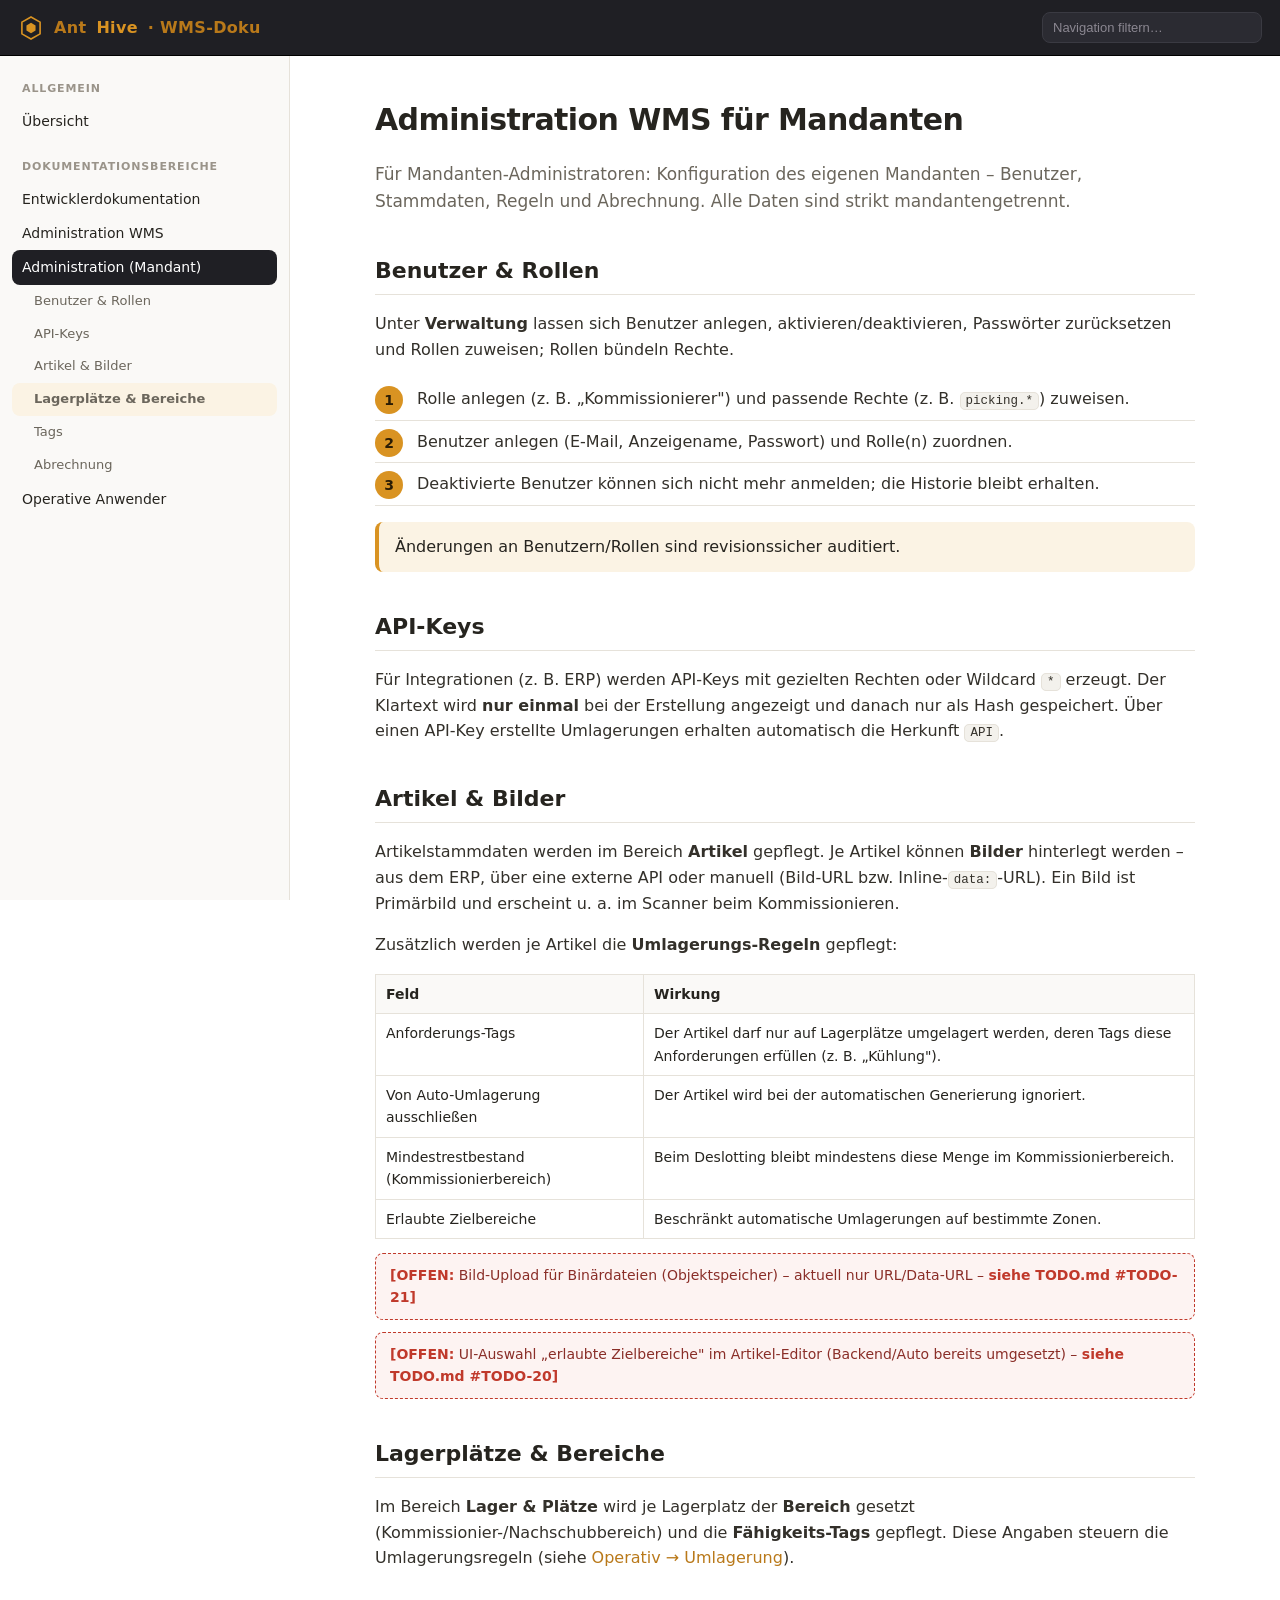
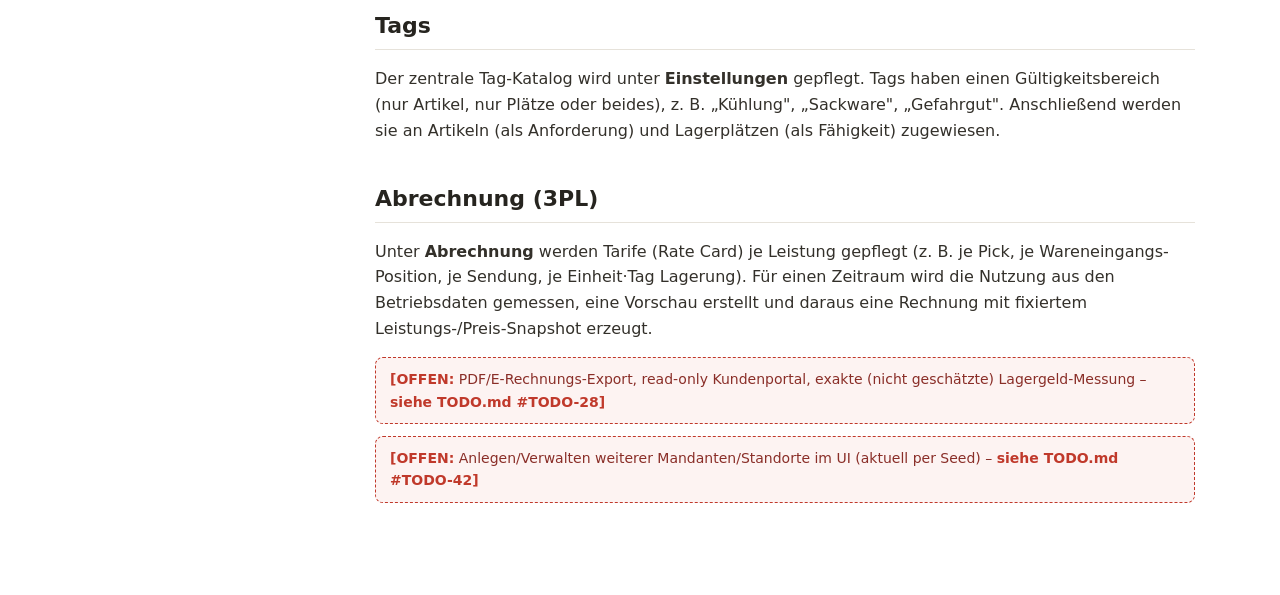
<file: admin-tenant.html>
<!doctype html>
<html lang="de">
<head>
  <meta charset="utf-8">
  <meta name="viewport" content="width=device-width,initial-scale=1">
  <title>Administration (Mandant) · AntHive</title>
  <link rel="icon" href="assets/img/logo.svg">
  <link rel="stylesheet" href="assets/style.css">
</head>
<body data-page="admin-tenant">
  <header class="top">
    <button class="hamb" id="hamb" aria-label="Menü">☰</button>
    <a class="brand" href="index.html"><img src="assets/img/logo.svg" width="26" height="26" alt=""> Ant<b>Hive</b> · WMS-Doku</a>
    <span class="spacer"></span>
    <input class="search" id="search" placeholder="Navigation filtern…" aria-label="Suche">
  </header>
  <div class="layout">
    <nav class="sidebar" id="sidebar"></nav>
    <main>
      <h1>Administration WMS für Mandanten</h1>
      <p class="lead">Für Mandanten-Administratoren: Konfiguration des eigenen Mandanten – Benutzer, Stammdaten,
        Regeln und Abrechnung. Alle Daten sind strikt mandantengetrennt.</p>

      <h2 id="at-users">Benutzer &amp; Rollen</h2>
      <p>Unter <b>Verwaltung</b> lassen sich Benutzer anlegen, aktivieren/deaktivieren, Passwörter zurücksetzen
        und Rollen zuweisen; Rollen bündeln Rechte.</p>
      <ol class="steps">
        <li>Rolle anlegen (z. B. „Kommissionierer") und passende Rechte (z. B. <code>picking.*</code>) zuweisen.</li>
        <li>Benutzer anlegen (E-Mail, Anzeigename, Passwort) und Rolle(n) zuordnen.</li>
        <li>Deaktivierte Benutzer können sich nicht mehr anmelden; die Historie bleibt erhalten.</li>
      </ol>
      <div class="callout">Änderungen an Benutzern/Rollen sind revisionssicher auditiert.</div>

      <h2 id="at-keys">API-Keys</h2>
      <p>Für Integrationen (z. B. ERP) werden API-Keys mit gezielten Rechten oder Wildcard <code>*</code> erzeugt.
        Der Klartext wird <b>nur einmal</b> bei der Erstellung angezeigt und danach nur als Hash gespeichert.
        Über einen API-Key erstellte Umlagerungen erhalten automatisch die Herkunft <code>API</code>.</p>

      <h2 id="at-catalog">Artikel &amp; Bilder</h2>
      <p>Artikelstammdaten werden im Bereich <b>Artikel</b> gepflegt. Je Artikel können <b>Bilder</b> hinterlegt
        werden – aus dem ERP, über eine externe API oder manuell (Bild-URL bzw. Inline-<code>data:</code>-URL).
        Ein Bild ist Primärbild und erscheint u. a. im Scanner beim Kommissionieren.</p>
      <p>Zusätzlich werden je Artikel die <b>Umlagerungs-Regeln</b> gepflegt:</p>
      <table>
        <thead><tr><th>Feld</th><th>Wirkung</th></tr></thead>
        <tbody>
          <tr><td>Anforderungs-Tags</td><td>Der Artikel darf nur auf Lagerplätze umgelagert werden, deren Tags diese Anforderungen erfüllen (z. B. „Kühlung").</td></tr>
          <tr><td>Von Auto-Umlagerung ausschließen</td><td>Der Artikel wird bei der automatischen Generierung ignoriert.</td></tr>
          <tr><td>Mindestrestbestand (Kommissionierbereich)</td><td>Beim Deslotting bleibt mindestens diese Menge im Kommissionierbereich.</td></tr>
          <tr><td>Erlaubte Zielbereiche</td><td>Beschränkt automatische Umlagerungen auf bestimmte Zonen.</td></tr>
        </tbody>
      </table>
      <div class="todo"><b>[OFFEN:</b> Bild-Upload für Binärdateien (Objektspeicher) – aktuell nur URL/Data-URL – <b>siehe TODO.md #TODO-21]</b></div>
      <div class="todo"><b>[OFFEN:</b> UI-Auswahl „erlaubte Zielbereiche" im Artikel-Editor (Backend/Auto bereits umgesetzt) – <b>siehe TODO.md #TODO-20]</b></div>

      <h2 id="at-locations">Lagerplätze &amp; Bereiche</h2>
      <p>Im Bereich <b>Lager &amp; Plätze</b> wird je Lagerplatz der <b>Bereich</b> gesetzt
        (Kommissionier-/Nachschubbereich) und die <b>Fähigkeits-Tags</b> gepflegt. Diese Angaben steuern die
        Umlagerungsregeln (siehe <a href="operator.html#op-transfer">Operativ → Umlagerung</a>).</p>

      <h2 id="at-tags">Tags</h2>
      <p>Der zentrale Tag-Katalog wird unter <b>Einstellungen</b> gepflegt. Tags haben einen Gültigkeitsbereich
        (nur Artikel, nur Plätze oder beides), z. B. „Kühlung", „Sackware", „Gefahrgut". Anschließend werden sie
        an Artikeln (als Anforderung) und Lagerplätzen (als Fähigkeit) zugewiesen.</p>

      <h2 id="at-billing">Abrechnung (3PL)</h2>
      <p>Unter <b>Abrechnung</b> werden Tarife (Rate Card) je Leistung gepflegt (z. B. je Pick, je Wareneingangs-Position,
        je Sendung, je Einheit·Tag Lagerung). Für einen Zeitraum wird die Nutzung aus den Betriebsdaten gemessen,
        eine Vorschau erstellt und daraus eine Rechnung mit fixiertem Leistungs-/Preis-Snapshot erzeugt.</p>
      <div class="todo"><b>[OFFEN:</b> PDF/E-Rechnungs-Export, read-only Kundenportal, exakte (nicht geschätzte) Lagergeld-Messung – <b>siehe TODO.md #TODO-28]</b></div>
      <div class="todo"><b>[OFFEN:</b> Anlegen/Verwalten weiterer Mandanten/Standorte im UI (aktuell per Seed) – <b>siehe TODO.md #TODO-42]</b></div>
    </main>
  </div>
  <script src="assets/app.js"></script>
</body>
</html>
</file>
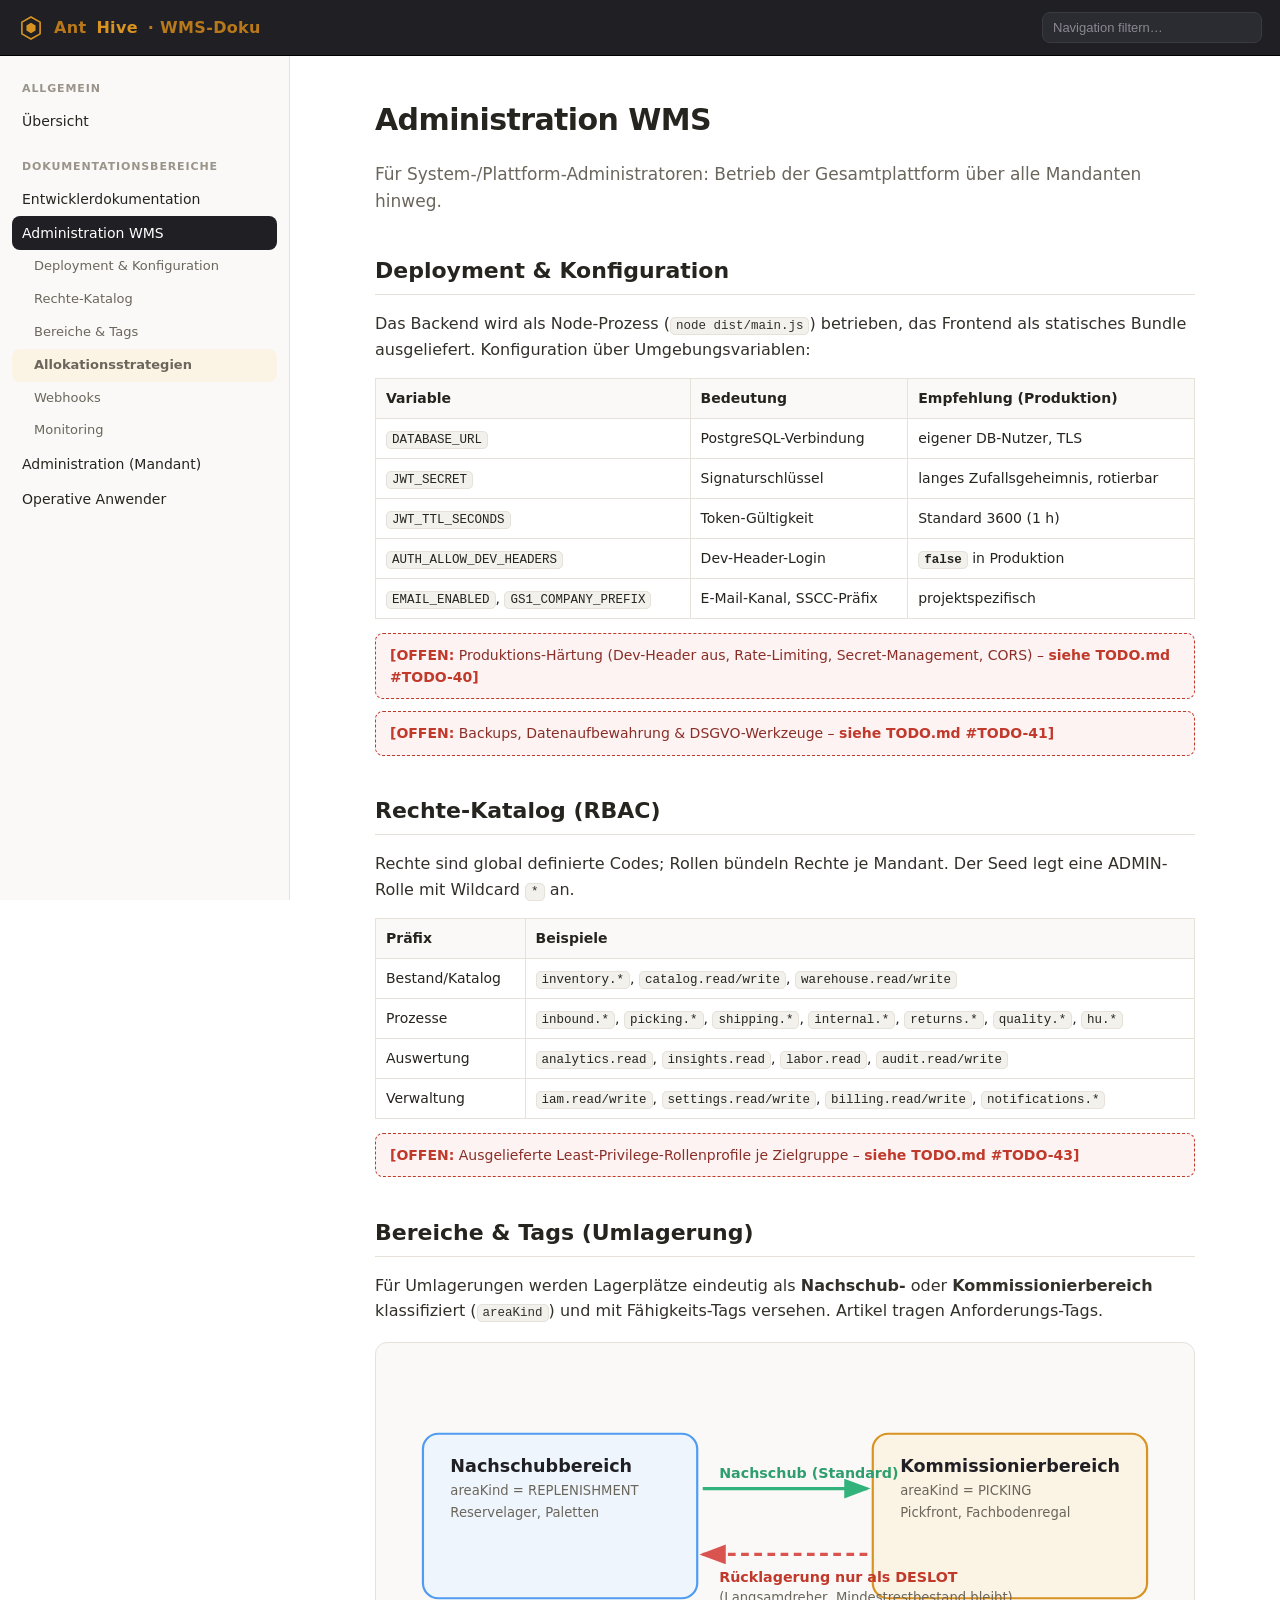
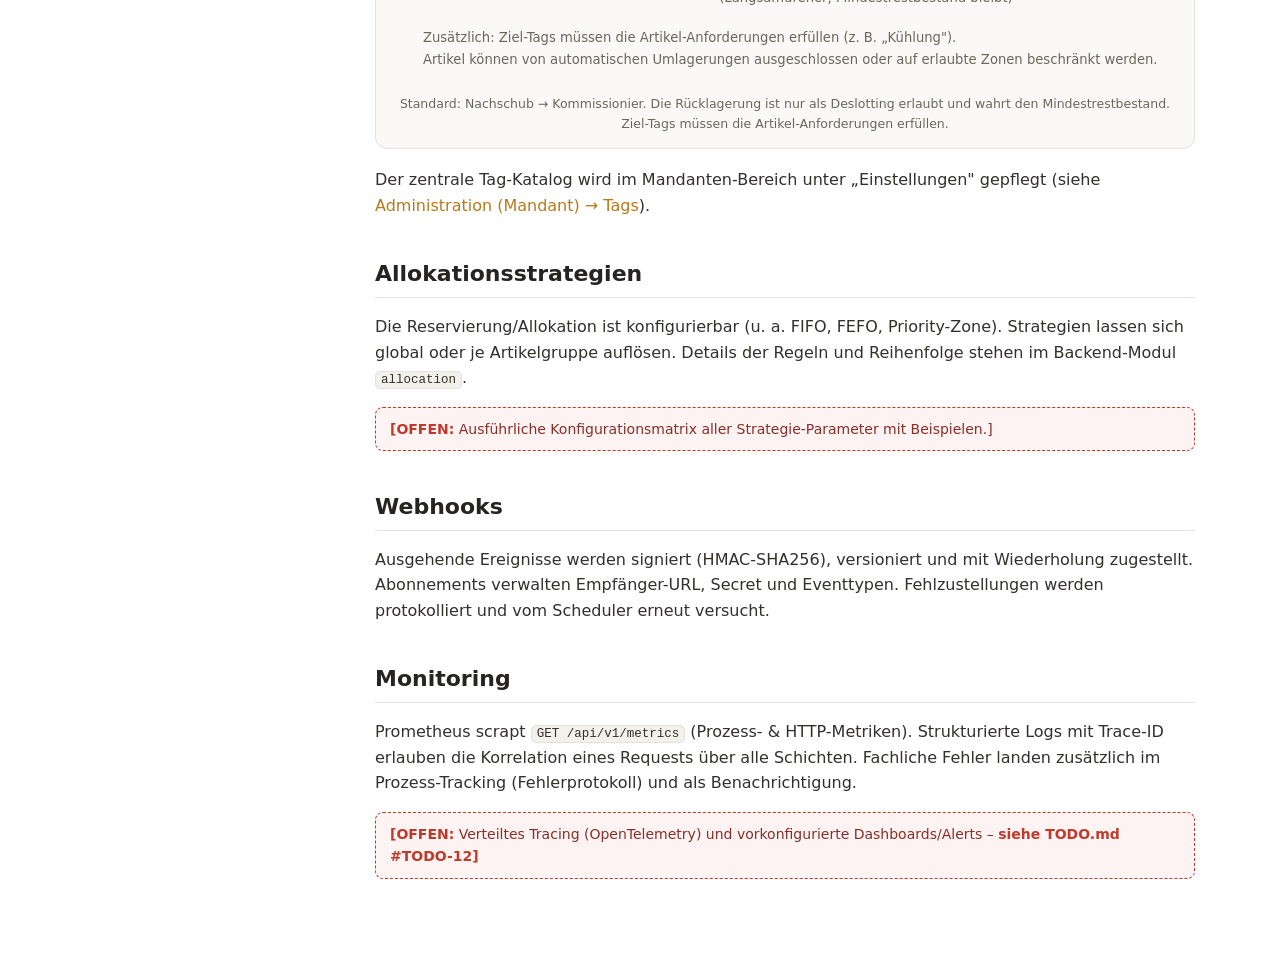
<file: admin-wms.html>
<!doctype html>
<html lang="de">
<head>
  <meta charset="utf-8">
  <meta name="viewport" content="width=device-width,initial-scale=1">
  <title>Administration WMS · AntHive</title>
  <link rel="icon" href="assets/img/logo.svg">
  <link rel="stylesheet" href="assets/style.css">
</head>
<body data-page="admin-wms">
  <header class="top">
    <button class="hamb" id="hamb" aria-label="Menü">☰</button>
    <a class="brand" href="index.html"><img src="assets/img/logo.svg" width="26" height="26" alt=""> Ant<b>Hive</b> · WMS-Doku</a>
    <span class="spacer"></span>
    <input class="search" id="search" placeholder="Navigation filtern…" aria-label="Suche">
  </header>
  <div class="layout">
    <nav class="sidebar" id="sidebar"></nav>
    <main>
      <h1>Administration WMS</h1>
      <p class="lead">Für System-/Plattform-Administratoren: Betrieb der Gesamtplattform über alle Mandanten hinweg.</p>

      <h2 id="aw-deploy">Deployment &amp; Konfiguration</h2>
      <p>Das Backend wird als Node-Prozess (<code>node dist/main.js</code>) betrieben, das Frontend als statisches
        Bundle ausgeliefert. Konfiguration über Umgebungsvariablen:</p>
      <table>
        <thead><tr><th>Variable</th><th>Bedeutung</th><th>Empfehlung (Produktion)</th></tr></thead>
        <tbody>
          <tr><td><code>DATABASE_URL</code></td><td>PostgreSQL-Verbindung</td><td>eigener DB-Nutzer, TLS</td></tr>
          <tr><td><code>JWT_SECRET</code></td><td>Signaturschlüssel</td><td>langes Zufallsgeheimnis, rotierbar</td></tr>
          <tr><td><code>JWT_TTL_SECONDS</code></td><td>Token-Gültigkeit</td><td>Standard 3600 (1 h)</td></tr>
          <tr><td><code>AUTH_ALLOW_DEV_HEADERS</code></td><td>Dev-Header-Login</td><td><b><code>false</code></b> in Produktion</td></tr>
          <tr><td><code>EMAIL_ENABLED</code>, <code>GS1_COMPANY_PREFIX</code></td><td>E-Mail-Kanal, SSCC-Präfix</td><td>projektspezifisch</td></tr>
        </tbody>
      </table>
      <div class="todo"><b>[OFFEN:</b> Produktions-Härtung (Dev-Header aus, Rate-Limiting, Secret-Management, CORS) – <b>siehe TODO.md #TODO-40]</b></div>
      <div class="todo"><b>[OFFEN:</b> Backups, Datenaufbewahrung &amp; DSGVO-Werkzeuge – <b>siehe TODO.md #TODO-41]</b></div>

      <h2 id="aw-perms">Rechte-Katalog (RBAC)</h2>
      <p>Rechte sind global definierte Codes; Rollen bündeln Rechte je Mandant. Der Seed legt eine
        ADMIN-Rolle mit Wildcard <code>*</code> an.</p>
      <table>
        <thead><tr><th>Präfix</th><th>Beispiele</th></tr></thead>
        <tbody>
          <tr><td>Bestand/Katalog</td><td><code>inventory.*</code>, <code>catalog.read/write</code>, <code>warehouse.read/write</code></td></tr>
          <tr><td>Prozesse</td><td><code>inbound.*</code>, <code>picking.*</code>, <code>shipping.*</code>, <code>internal.*</code>, <code>returns.*</code>, <code>quality.*</code>, <code>hu.*</code></td></tr>
          <tr><td>Auswertung</td><td><code>analytics.read</code>, <code>insights.read</code>, <code>labor.read</code>, <code>audit.read/write</code></td></tr>
          <tr><td>Verwaltung</td><td><code>iam.read/write</code>, <code>settings.read/write</code>, <code>billing.read/write</code>, <code>notifications.*</code></td></tr>
        </tbody>
      </table>
      <div class="todo"><b>[OFFEN:</b> Ausgelieferte Least-Privilege-Rollenprofile je Zielgruppe – <b>siehe TODO.md #TODO-43]</b></div>

      <h2 id="aw-areas">Bereiche &amp; Tags (Umlagerung)</h2>
      <p>Für Umlagerungen werden Lagerplätze eindeutig als <b>Nachschub-</b> oder <b>Kommissionierbereich</b>
        klassifiziert (<code>areaKind</code>) und mit Fähigkeits-Tags versehen. Artikel tragen Anforderungs-Tags.</p>
      <figure><img src="assets/img/transfer-rule.svg" alt="Bereichsregel für Umlagerungen"><figcaption>
        Standard: Nachschub → Kommissionier. Die Rücklagerung ist nur als Deslotting erlaubt und wahrt den
        Mindestrestbestand. Ziel-Tags müssen die Artikel-Anforderungen erfüllen.</figcaption></figure>
      <p>Der zentrale Tag-Katalog wird im Mandanten-Bereich unter „Einstellungen" gepflegt
        (siehe <a href="admin-tenant.html#at-tags">Administration (Mandant) → Tags</a>).</p>

      <h2 id="aw-strategies">Allokationsstrategien</h2>
      <p>Die Reservierung/Allokation ist konfigurierbar (u. a. FIFO, FEFO, Priority-Zone). Strategien lassen sich
        global oder je Artikelgruppe auflösen. Details der Regeln und Reihenfolge stehen im Backend-Modul
        <code>allocation</code>.</p>
      <div class="todo"><b>[OFFEN:</b> Ausführliche Konfigurationsmatrix aller Strategie-Parameter mit Beispielen.]</div>

      <h2 id="aw-webhooks">Webhooks</h2>
      <p>Ausgehende Ereignisse werden signiert (HMAC-SHA256), versioniert und mit Wiederholung zugestellt.
        Abonnements verwalten Empfänger-URL, Secret und Eventtypen. Fehlzustellungen werden protokolliert und
        vom Scheduler erneut versucht.</p>

      <h2 id="aw-monitoring">Monitoring</h2>
      <p>Prometheus scrapt <code>GET /api/v1/metrics</code> (Prozess- &amp; HTTP-Metriken). Strukturierte Logs mit
        Trace-ID erlauben die Korrelation eines Requests über alle Schichten. Fachliche Fehler landen zusätzlich
        im Prozess-Tracking (Fehlerprotokoll) und als Benachrichtigung.</p>
      <div class="todo"><b>[OFFEN:</b> Verteiltes Tracing (OpenTelemetry) und vorkonfigurierte Dashboards/Alerts – <b>siehe TODO.md #TODO-12]</b></div>
    </main>
  </div>
  <script src="assets/app.js"></script>
</body>
</html>
</file>
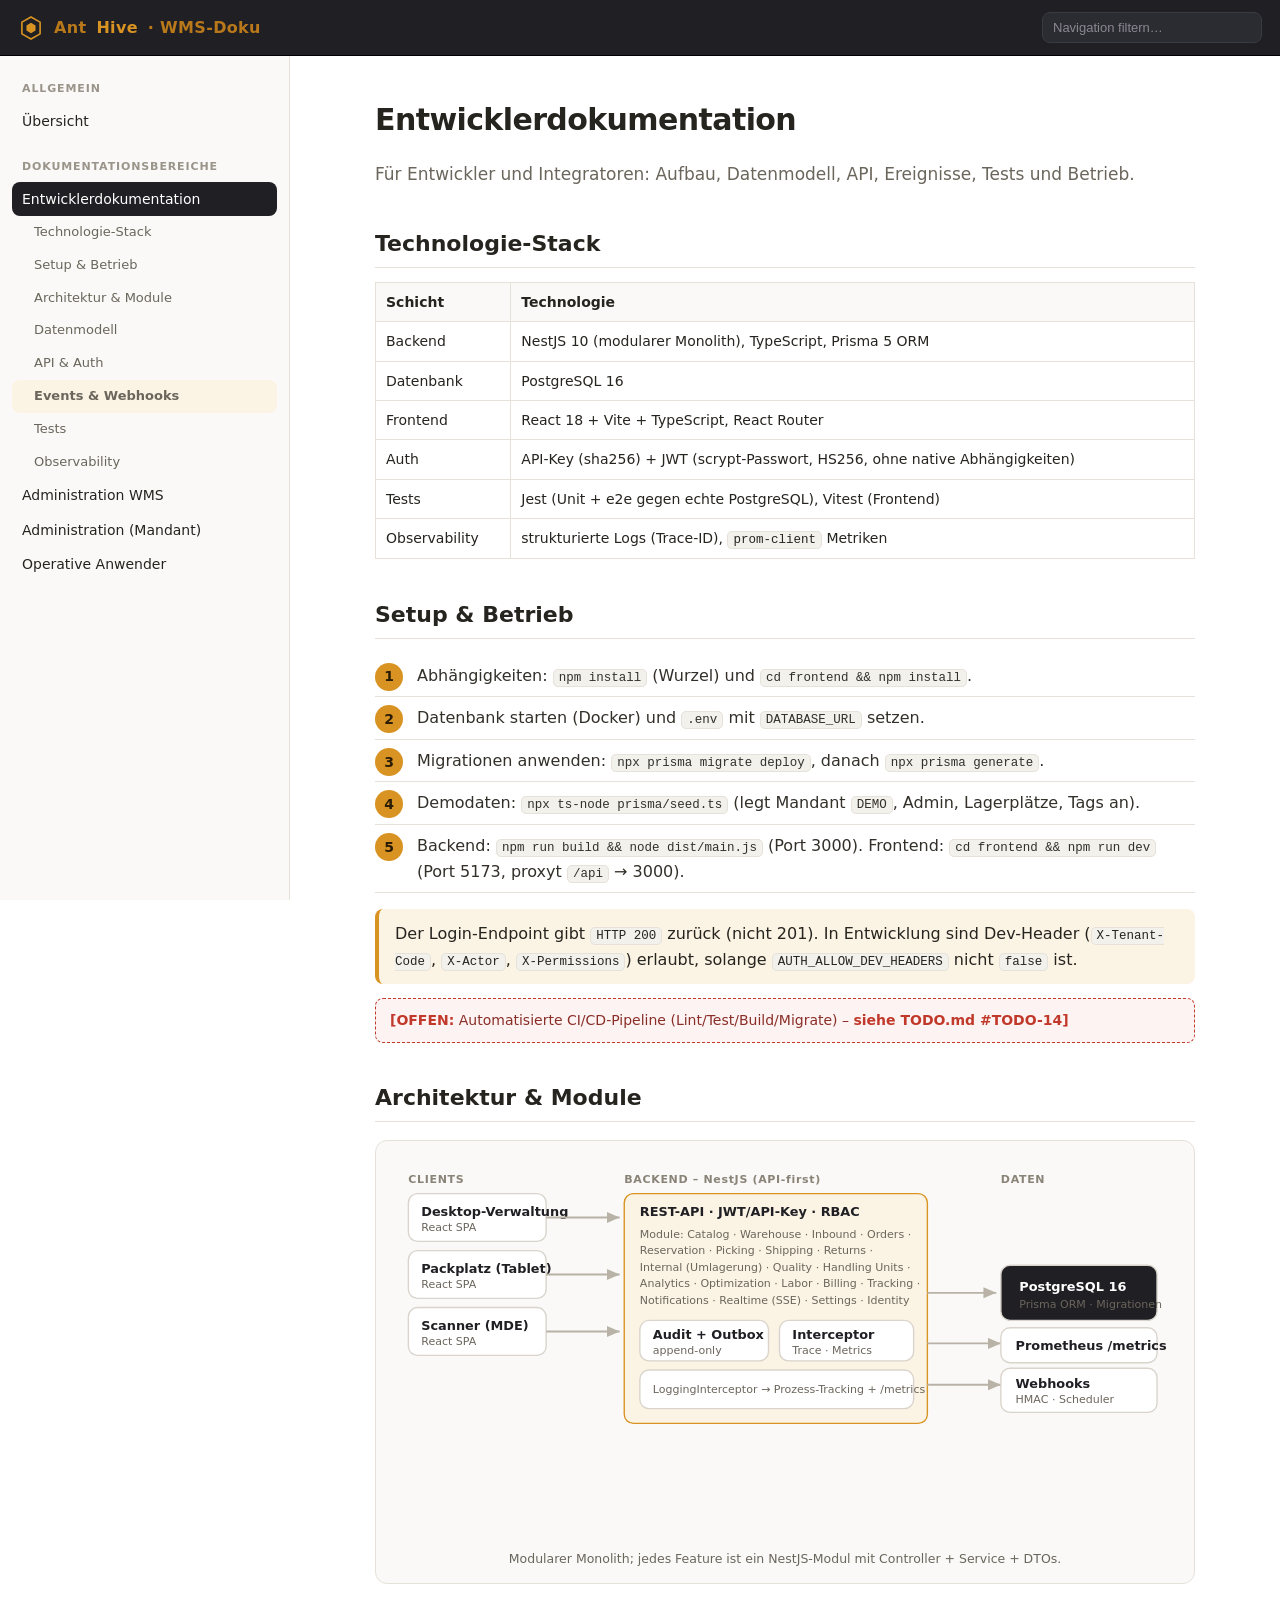
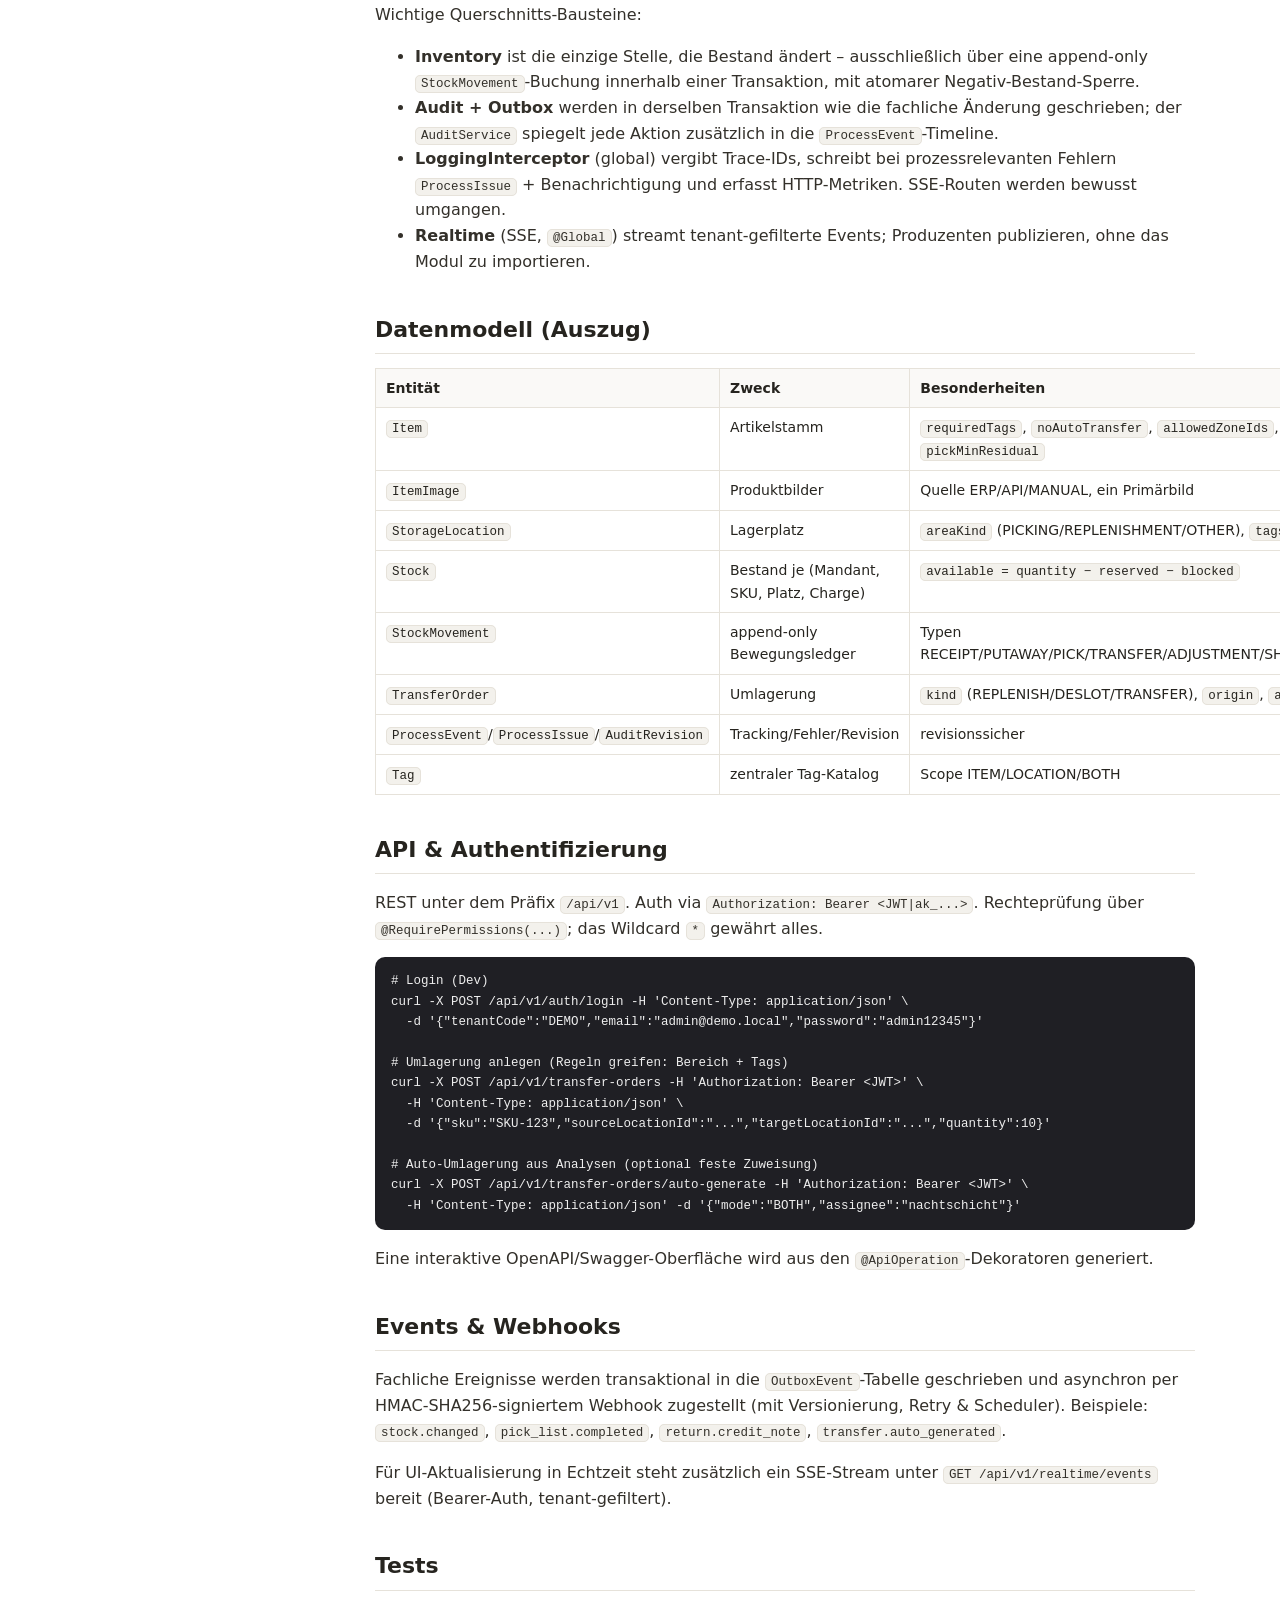
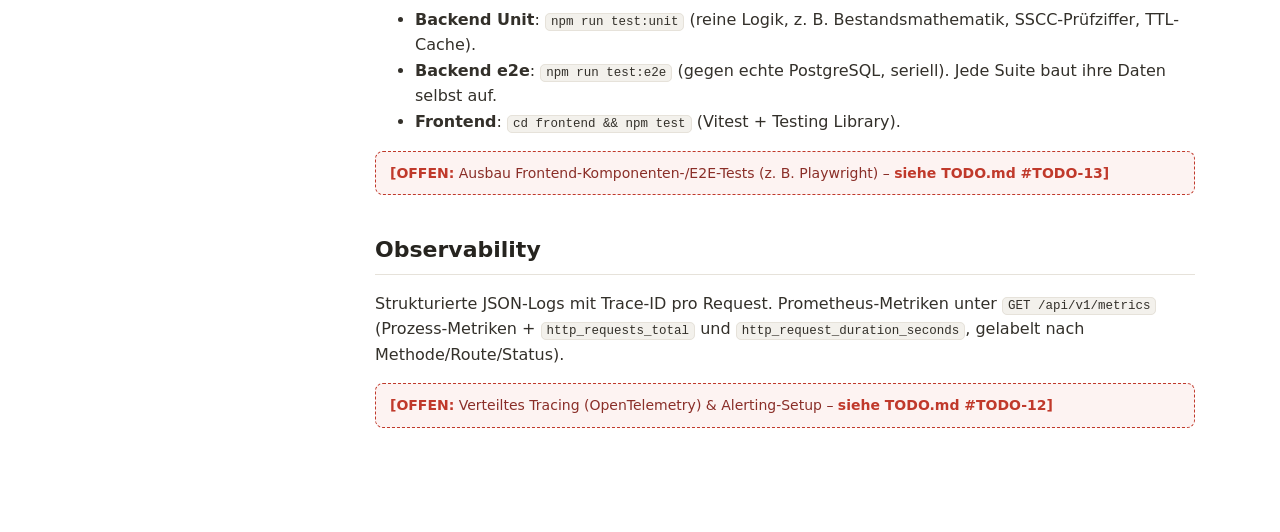
<file: developer.html>
<!doctype html>
<html lang="de">
<head>
  <meta charset="utf-8">
  <meta name="viewport" content="width=device-width,initial-scale=1">
  <title>Entwicklerdokumentation · AntHive WMS</title>
  <link rel="icon" href="assets/img/logo.svg">
  <link rel="stylesheet" href="assets/style.css">
</head>
<body data-page="developer">
  <header class="top">
    <button class="hamb" id="hamb" aria-label="Menü">☰</button>
    <a class="brand" href="index.html"><img src="assets/img/logo.svg" width="26" height="26" alt=""> Ant<b>Hive</b> · WMS-Doku</a>
    <span class="spacer"></span>
    <input class="search" id="search" placeholder="Navigation filtern…" aria-label="Suche">
  </header>
  <div class="layout">
    <nav class="sidebar" id="sidebar"></nav>
    <main>
      <h1>Entwicklerdokumentation</h1>
      <p class="lead">Für Entwickler und Integratoren: Aufbau, Datenmodell, API, Ereignisse, Tests und Betrieb.</p>

      <h2 id="dev-stack">Technologie-Stack</h2>
      <table>
        <thead><tr><th>Schicht</th><th>Technologie</th></tr></thead>
        <tbody>
          <tr><td>Backend</td><td>NestJS 10 (modularer Monolith), TypeScript, Prisma 5 ORM</td></tr>
          <tr><td>Datenbank</td><td>PostgreSQL 16</td></tr>
          <tr><td>Frontend</td><td>React 18 + Vite + TypeScript, React Router</td></tr>
          <tr><td>Auth</td><td>API-Key (sha256) + JWT (scrypt-Passwort, HS256, ohne native Abhängigkeiten)</td></tr>
          <tr><td>Tests</td><td>Jest (Unit + e2e gegen echte PostgreSQL), Vitest (Frontend)</td></tr>
          <tr><td>Observability</td><td>strukturierte Logs (Trace-ID), <code>prom-client</code> Metriken</td></tr>
        </tbody>
      </table>

      <h2 id="dev-setup">Setup &amp; Betrieb</h2>
      <ol class="steps">
        <li>Abhängigkeiten: <code>npm install</code> (Wurzel) und <code>cd frontend &amp;&amp; npm install</code>.</li>
        <li>Datenbank starten (Docker) und <code>.env</code> mit <code>DATABASE_URL</code> setzen.</li>
        <li>Migrationen anwenden: <code>npx prisma migrate deploy</code>, danach <code>npx prisma generate</code>.</li>
        <li>Demodaten: <code>npx ts-node prisma/seed.ts</code> (legt Mandant <code>DEMO</code>, Admin, Lagerplätze, Tags an).</li>
        <li>Backend: <code>npm run build &amp;&amp; node dist/main.js</code> (Port 3000). Frontend: <code>cd frontend &amp;&amp; npm run dev</code> (Port 5173, proxyt <code>/api</code> → 3000).</li>
      </ol>
      <div class="callout">Der Login-Endpoint gibt <code>HTTP 200</code> zurück (nicht 201). In Entwicklung sind
        Dev-Header (<code>X-Tenant-Code</code>, <code>X-Actor</code>, <code>X-Permissions</code>) erlaubt, solange
        <code>AUTH_ALLOW_DEV_HEADERS</code> nicht <code>false</code> ist.</div>
      <div class="todo"><b>[OFFEN:</b> Automatisierte CI/CD-Pipeline (Lint/Test/Build/Migrate) – <b>siehe TODO.md #TODO-14]</b></div>

      <h2 id="dev-arch">Architektur &amp; Module</h2>
      <figure><img src="assets/img/architecture.svg" alt="Architektur"><figcaption>Modularer Monolith; jedes Feature ist ein NestJS-Modul mit Controller + Service + DTOs.</figcaption></figure>
      <p>Wichtige Querschnitts-Bausteine:</p>
      <ul>
        <li><b>Inventory</b> ist die einzige Stelle, die Bestand ändert – ausschließlich über eine append-only
          <code>StockMovement</code>-Buchung innerhalb einer Transaktion, mit atomarer Negativ-Bestand-Sperre.</li>
        <li><b>Audit + Outbox</b> werden in derselben Transaktion wie die fachliche Änderung geschrieben; der
          <code>AuditService</code> spiegelt jede Aktion zusätzlich in die <code>ProcessEvent</code>-Timeline.</li>
        <li><b>LoggingInterceptor</b> (global) vergibt Trace-IDs, schreibt bei prozessrelevanten Fehlern
          <code>ProcessIssue</code> + Benachrichtigung und erfasst HTTP-Metriken. SSE-Routen werden bewusst umgangen.</li>
        <li><b>Realtime</b> (SSE, <code>@Global</code>) streamt tenant-gefilterte Events; Produzenten publizieren, ohne das Modul zu importieren.</li>
      </ul>

      <h2 id="dev-data">Datenmodell (Auszug)</h2>
      <table>
        <thead><tr><th>Entität</th><th>Zweck</th><th>Besonderheiten</th></tr></thead>
        <tbody>
          <tr><td><code>Item</code></td><td>Artikelstamm</td><td><code>requiredTags</code>, <code>noAutoTransfer</code>, <code>allowedZoneIds</code>, <code>pickMinResidual</code></td></tr>
          <tr><td><code>ItemImage</code></td><td>Produktbilder</td><td>Quelle ERP/API/MANUAL, ein Primärbild</td></tr>
          <tr><td><code>StorageLocation</code></td><td>Lagerplatz</td><td><code>areaKind</code> (PICKING/REPLENISHMENT/OTHER), <code>tags</code></td></tr>
          <tr><td><code>Stock</code></td><td>Bestand je (Mandant, SKU, Platz, Charge)</td><td><code>available = quantity − reserved − blocked</code></td></tr>
          <tr><td><code>StockMovement</code></td><td>append-only Bewegungsledger</td><td>Typen RECEIPT/PUTAWAY/PICK/TRANSFER/ADJUSTMENT/SHIP/RETURN</td></tr>
          <tr><td><code>TransferOrder</code></td><td>Umlagerung</td><td><code>kind</code> (REPLENISH/DESLOT/TRANSFER), <code>origin</code>, <code>assignee</code></td></tr>
          <tr><td><code>ProcessEvent</code>/<code>ProcessIssue</code>/<code>AuditRevision</code></td><td>Tracking/Fehler/Revision</td><td>revisionssicher</td></tr>
          <tr><td><code>Tag</code></td><td>zentraler Tag-Katalog</td><td>Scope ITEM/LOCATION/BOTH</td></tr>
        </tbody>
      </table>

      <h2 id="dev-api">API &amp; Authentifizierung</h2>
      <p>REST unter dem Präfix <code>/api/v1</code>. Auth via <code>Authorization: Bearer &lt;JWT|ak_...&gt;</code>.
        Rechteprüfung über <code>@RequirePermissions(...)</code>; das Wildcard <code>*</code> gewährt alles.</p>
      <pre><code># Login (Dev)
curl -X POST /api/v1/auth/login -H 'Content-Type: application/json' \
  -d '{"tenantCode":"DEMO","email":"admin@demo.local","password":"admin12345"}'

# Umlagerung anlegen (Regeln greifen: Bereich + Tags)
curl -X POST /api/v1/transfer-orders -H 'Authorization: Bearer &lt;JWT&gt;' \
  -H 'Content-Type: application/json' \
  -d '{"sku":"SKU-123","sourceLocationId":"...","targetLocationId":"...","quantity":10}'

# Auto-Umlagerung aus Analysen (optional feste Zuweisung)
curl -X POST /api/v1/transfer-orders/auto-generate -H 'Authorization: Bearer &lt;JWT&gt;' \
  -H 'Content-Type: application/json' -d '{"mode":"BOTH","assignee":"nachtschicht"}'</code></pre>
      <p>Eine interaktive OpenAPI/Swagger-Oberfläche wird aus den <code>@ApiOperation</code>-Dekoratoren generiert.</p>

      <h2 id="dev-events">Events &amp; Webhooks</h2>
      <p>Fachliche Ereignisse werden transaktional in die <code>OutboxEvent</code>-Tabelle geschrieben und
        asynchron per HMAC-SHA256-signiertem Webhook zugestellt (mit Versionierung, Retry &amp; Scheduler).
        Beispiele: <code>stock.changed</code>, <code>pick_list.completed</code>, <code>return.credit_note</code>,
        <code>transfer.auto_generated</code>.</p>
      <p>Für UI-Aktualisierung in Echtzeit steht zusätzlich ein SSE-Stream unter
        <code>GET /api/v1/realtime/events</code> bereit (Bearer-Auth, tenant-gefiltert).</p>

      <h2 id="dev-tests">Tests</h2>
      <ul>
        <li><b>Backend Unit</b>: <code>npm run test:unit</code> (reine Logik, z. B. Bestandsmathematik, SSCC-Prüfziffer, TTL-Cache).</li>
        <li><b>Backend e2e</b>: <code>npm run test:e2e</code> (gegen echte PostgreSQL, seriell). Jede Suite baut ihre Daten selbst auf.</li>
        <li><b>Frontend</b>: <code>cd frontend &amp;&amp; npm test</code> (Vitest + Testing Library).</li>
      </ul>
      <div class="todo"><b>[OFFEN:</b> Ausbau Frontend-Komponenten-/E2E-Tests (z. B. Playwright) – <b>siehe TODO.md #TODO-13]</b></div>

      <h2 id="dev-obs">Observability</h2>
      <p>Strukturierte JSON-Logs mit Trace-ID pro Request. Prometheus-Metriken unter
        <code>GET /api/v1/metrics</code> (Prozess-Metriken + <code>http_requests_total</code> und
        <code>http_request_duration_seconds</code>, gelabelt nach Methode/Route/Status).</p>
      <div class="todo"><b>[OFFEN:</b> Verteiltes Tracing (OpenTelemetry) &amp; Alerting-Setup – <b>siehe TODO.md #TODO-12]</b></div>
    </main>
  </div>
  <script src="assets/app.js"></script>
</body>
</html>
</file>
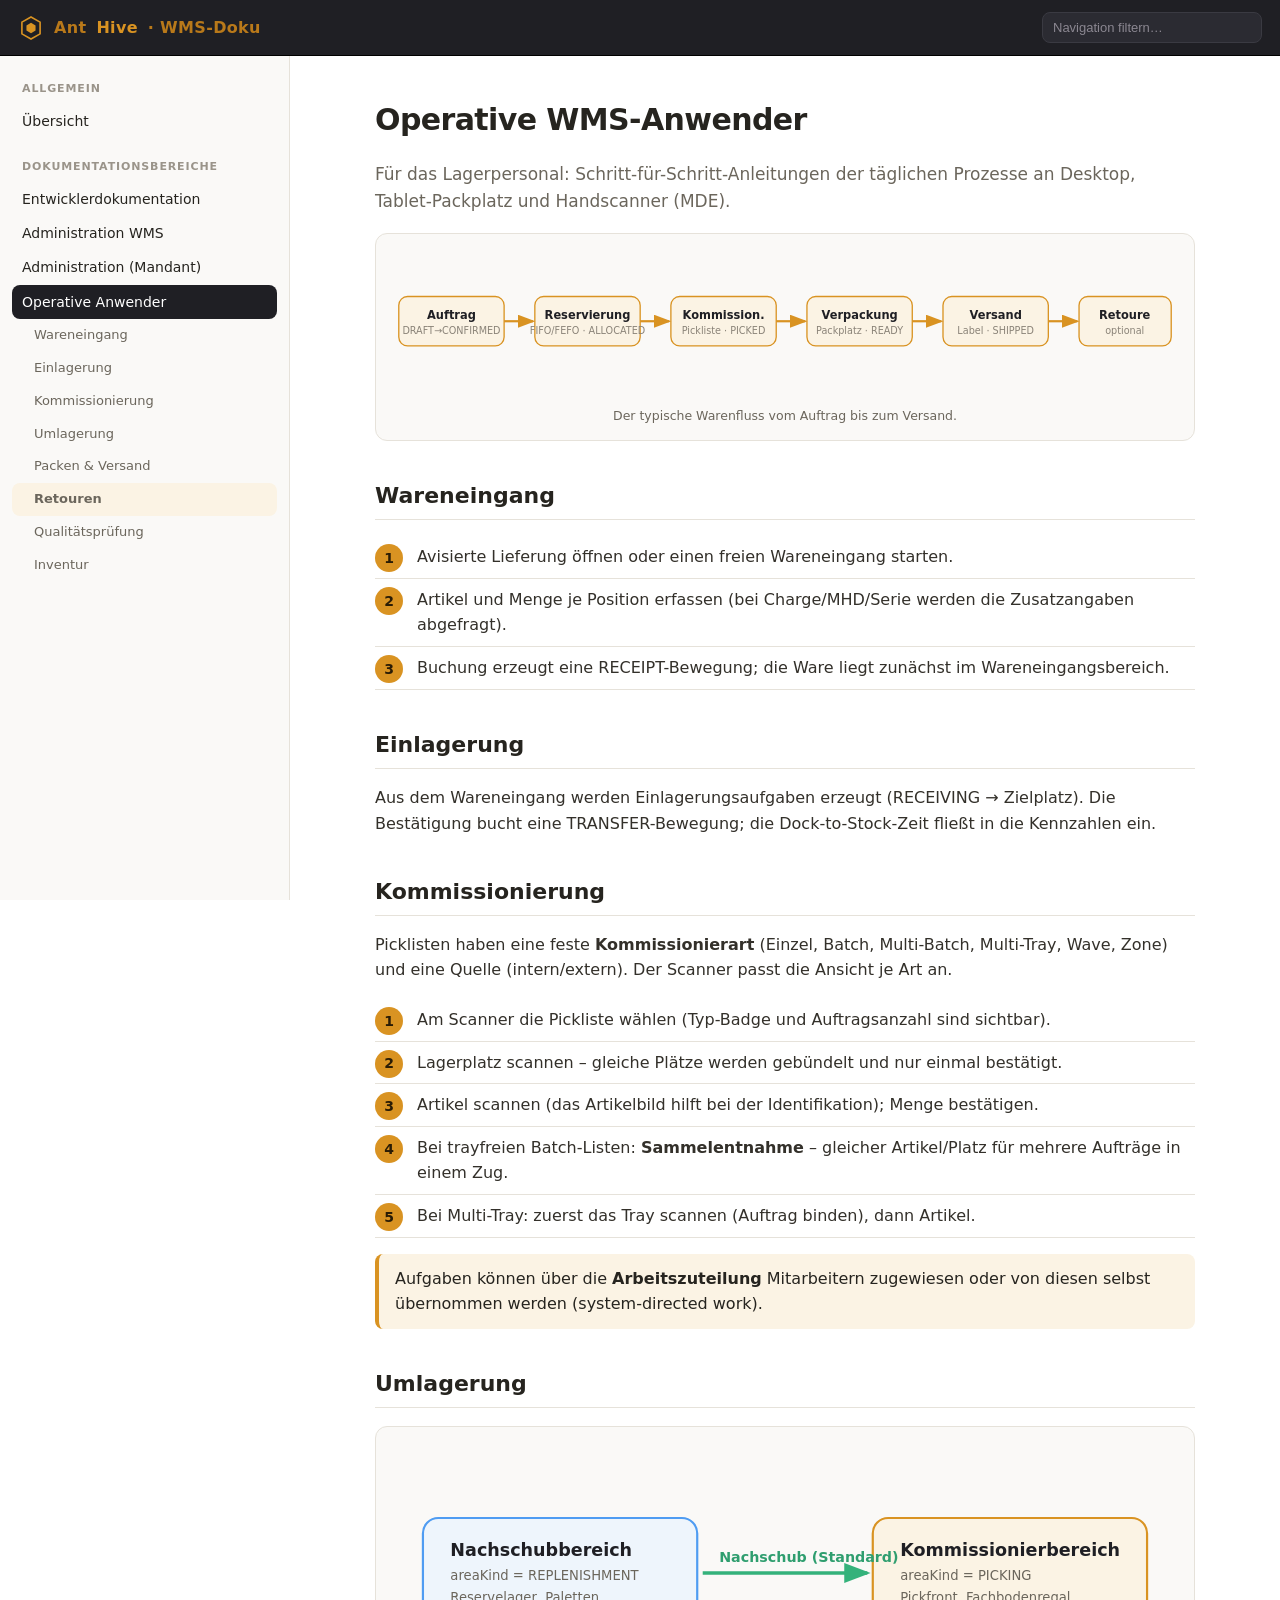
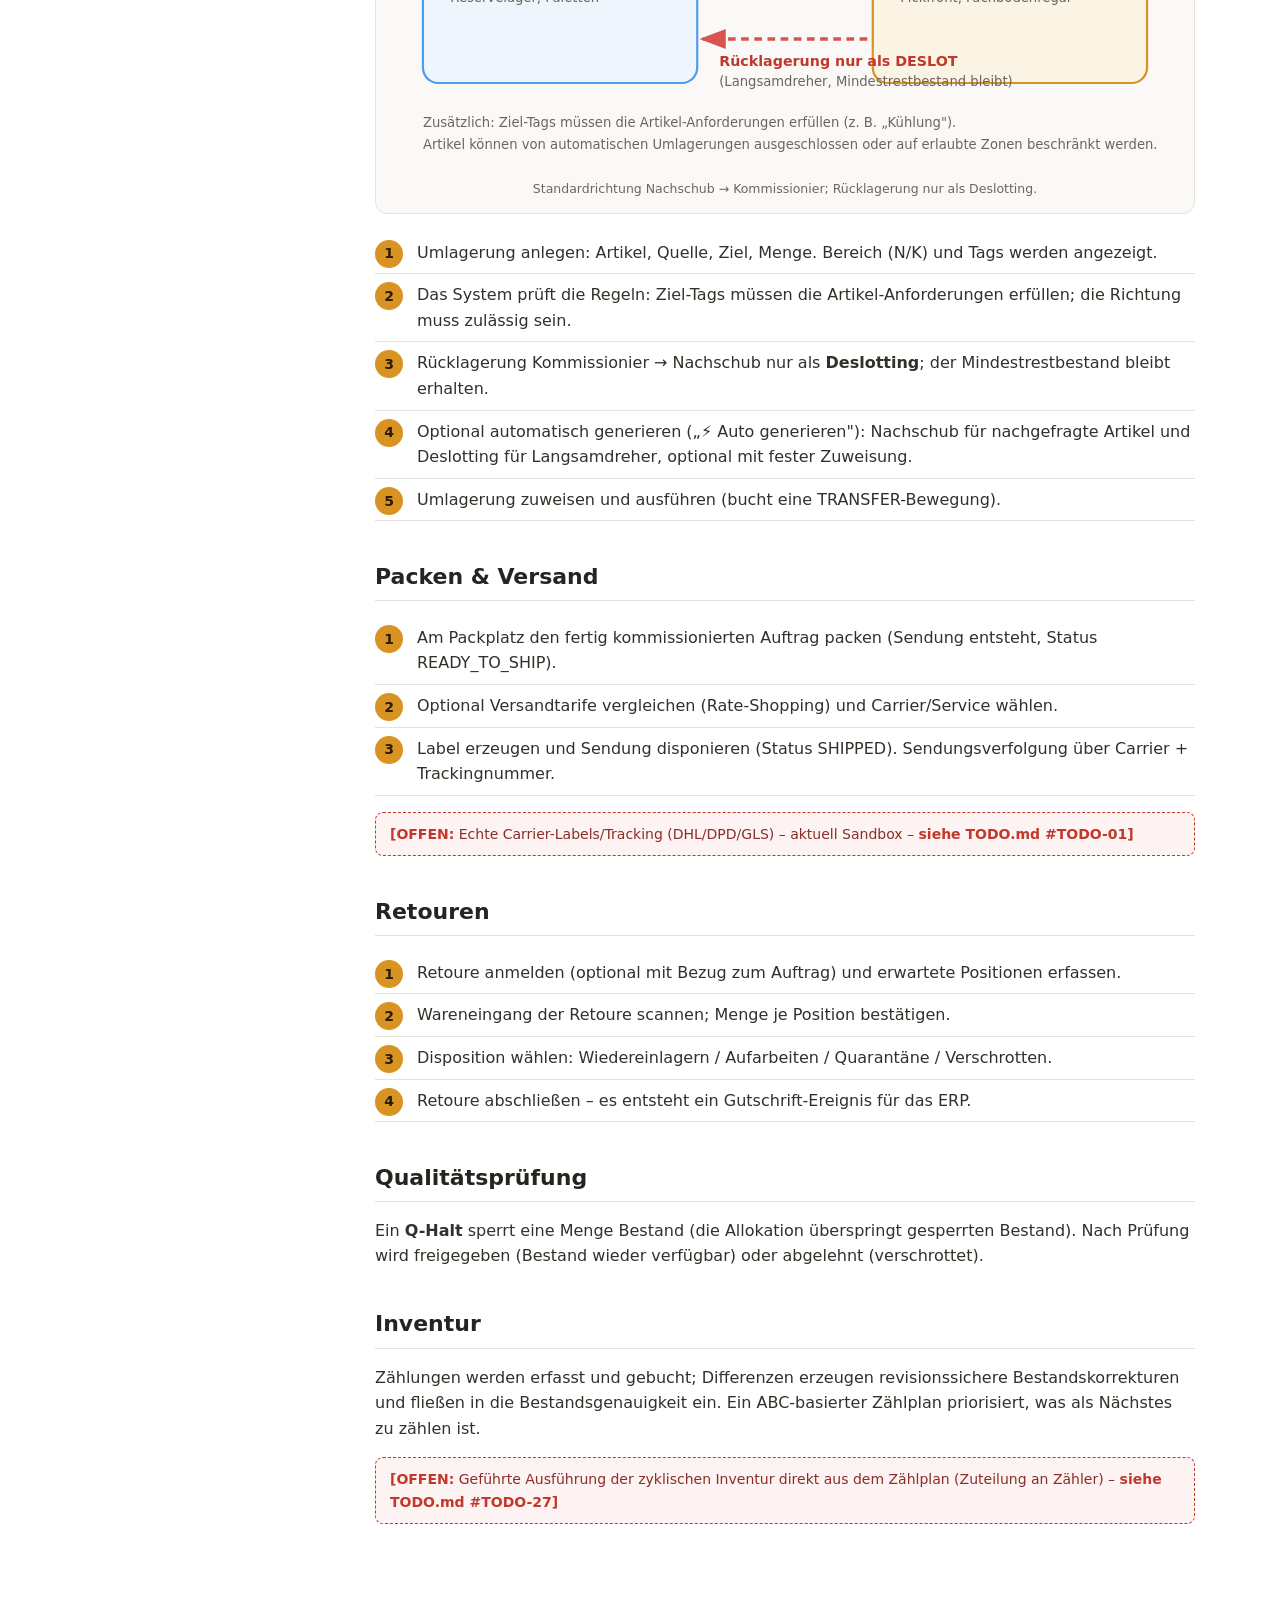
<file: operator.html>
<!doctype html>
<html lang="de">
<head>
  <meta charset="utf-8">
  <meta name="viewport" content="width=device-width,initial-scale=1">
  <title>Operative Anwender · AntHive</title>
  <link rel="icon" href="assets/img/logo.svg">
  <link rel="stylesheet" href="assets/style.css">
</head>
<body data-page="operator">
  <header class="top">
    <button class="hamb" id="hamb" aria-label="Menü">☰</button>
    <a class="brand" href="index.html"><img src="assets/img/logo.svg" width="26" height="26" alt=""> Ant<b>Hive</b> · WMS-Doku</a>
    <span class="spacer"></span>
    <input class="search" id="search" placeholder="Navigation filtern…" aria-label="Suche">
  </header>
  <div class="layout">
    <nav class="sidebar" id="sidebar"></nav>
    <main>
      <h1>Operative WMS-Anwender</h1>
      <p class="lead">Für das Lagerpersonal: Schritt-für-Schritt-Anleitungen der täglichen Prozesse an Desktop,
        Tablet-Packplatz und Handscanner (MDE).</p>
      <figure><img src="assets/img/order-flow.svg" alt="Auftragsprozess"><figcaption>Der typische Warenfluss vom Auftrag bis zum Versand.</figcaption></figure>

      <h2 id="op-inbound">Wareneingang</h2>
      <ol class="steps">
        <li>Avisierte Lieferung öffnen oder einen freien Wareneingang starten.</li>
        <li>Artikel und Menge je Position erfassen (bei Charge/MHD/Serie werden die Zusatzangaben abgefragt).</li>
        <li>Buchung erzeugt eine RECEIPT-Bewegung; die Ware liegt zunächst im Wareneingangsbereich.</li>
      </ol>

      <h2 id="op-putaway">Einlagerung</h2>
      <p>Aus dem Wareneingang werden Einlagerungsaufgaben erzeugt (RECEIVING → Zielplatz). Die Bestätigung bucht
        eine TRANSFER-Bewegung; die Dock-to-Stock-Zeit fließt in die Kennzahlen ein.</p>

      <h2 id="op-picking">Kommissionierung</h2>
      <p>Picklisten haben eine feste <b>Kommissionierart</b> (Einzel, Batch, Multi-Batch, Multi-Tray, Wave, Zone)
        und eine Quelle (intern/extern). Der Scanner passt die Ansicht je Art an.</p>
      <ol class="steps">
        <li>Am Scanner die Pickliste wählen (Typ-Badge und Auftragsanzahl sind sichtbar).</li>
        <li>Lagerplatz scannen – gleiche Plätze werden gebündelt und nur einmal bestätigt.</li>
        <li>Artikel scannen (das Artikelbild hilft bei der Identifikation); Menge bestätigen.</li>
        <li>Bei trayfreien Batch-Listen: <b>Sammelentnahme</b> – gleicher Artikel/Platz für mehrere Aufträge in einem Zug.</li>
        <li>Bei Multi-Tray: zuerst das Tray scannen (Auftrag binden), dann Artikel.</li>
      </ol>
      <div class="callout">Aufgaben können über die <b>Arbeitszuteilung</b> Mitarbeitern zugewiesen oder von diesen
        selbst übernommen werden (system-directed work).</div>

      <h2 id="op-transfer">Umlagerung</h2>
      <figure><img src="assets/img/transfer-rule.svg" alt="Umlagerungsregel"><figcaption>Standardrichtung Nachschub → Kommissionier; Rücklagerung nur als Deslotting.</figcaption></figure>
      <ol class="steps">
        <li>Umlagerung anlegen: Artikel, Quelle, Ziel, Menge. Bereich (N/K) und Tags werden angezeigt.</li>
        <li>Das System prüft die Regeln: Ziel-Tags müssen die Artikel-Anforderungen erfüllen; die Richtung muss zulässig sein.</li>
        <li>Rücklagerung Kommissionier → Nachschub nur als <b>Deslotting</b>; der Mindestrestbestand bleibt erhalten.</li>
        <li>Optional automatisch generieren („⚡ Auto generieren"): Nachschub für nachgefragte Artikel und Deslotting für Langsamdreher, optional mit fester Zuweisung.</li>
        <li>Umlagerung zuweisen und ausführen (bucht eine TRANSFER-Bewegung).</li>
      </ol>

      <h2 id="op-pack">Packen &amp; Versand</h2>
      <ol class="steps">
        <li>Am Packplatz den fertig kommissionierten Auftrag packen (Sendung entsteht, Status READY_TO_SHIP).</li>
        <li>Optional Versandtarife vergleichen (Rate-Shopping) und Carrier/Service wählen.</li>
        <li>Label erzeugen und Sendung disponieren (Status SHIPPED). Sendungsverfolgung über Carrier + Trackingnummer.</li>
      </ol>
      <div class="todo"><b>[OFFEN:</b> Echte Carrier-Labels/Tracking (DHL/DPD/GLS) – aktuell Sandbox – <b>siehe TODO.md #TODO-01]</b></div>

      <h2 id="op-returns">Retouren</h2>
      <ol class="steps">
        <li>Retoure anmelden (optional mit Bezug zum Auftrag) und erwartete Positionen erfassen.</li>
        <li>Wareneingang der Retoure scannen; Menge je Position bestätigen.</li>
        <li>Disposition wählen: Wiedereinlagern / Aufarbeiten / Quarantäne / Verschrotten.</li>
        <li>Retoure abschließen – es entsteht ein Gutschrift-Ereignis für das ERP.</li>
      </ol>

      <h2 id="op-quality">Qualitätsprüfung</h2>
      <p>Ein <b>Q-Halt</b> sperrt eine Menge Bestand (die Allokation überspringt gesperrten Bestand). Nach Prüfung
        wird freigegeben (Bestand wieder verfügbar) oder abgelehnt (verschrottet).</p>

      <h2 id="op-count">Inventur</h2>
      <p>Zählungen werden erfasst und gebucht; Differenzen erzeugen revisionssichere Bestandskorrekturen und fließen
        in die Bestandsgenauigkeit ein. Ein ABC-basierter Zählplan priorisiert, was als Nächstes zu zählen ist.</p>
      <div class="todo"><b>[OFFEN:</b> Geführte Ausführung der zyklischen Inventur direkt aus dem Zählplan (Zuteilung an Zähler) – <b>siehe TODO.md #TODO-27]</b></div>
    </main>
  </div>
  <script src="assets/app.js"></script>
</body>
</html>
</file>
<file: assets/style.css>
:root{
  --anthracite:#1F1F24; --anthracite-700:#2b2b32; --honey:#D99322; --honey-600:#b9791a; --honey-050:#FBF3E4;
  --bg:#ffffff; --bg-soft:#faf9f7; --border:#e6e2da; --text:#26241f; --muted:#6b665c; --faint:#9a948a;
  --ok:#2f9e6f; --warn:#b9791a; --bad:#c0392b; --info:#3877b8;
  --mono:"SFMono-Regular",Consolas,"Liberation Mono",Menlo,monospace;
  --sans:system-ui,-apple-system,"Segoe UI",Roboto,sans-serif;
}
*{box-sizing:border-box}
html{scroll-behavior:smooth}
body{margin:0;font-family:var(--sans);color:var(--text);background:var(--bg);line-height:1.6}
a{color:var(--honey-600);text-decoration:none}
a:hover{text-decoration:underline}

/* Top bar */
.top{position:sticky;top:0;z-index:20;display:flex;align-items:center;gap:12px;height:56px;padding:0 18px;
  background:var(--anthracite);color:#fff;border-bottom:1px solid #000}
.top .brand{display:flex;align-items:center;gap:10px;font-weight:800;letter-spacing:.02em}
.top .brand b{color:var(--honey)}
.top .spacer{flex:1}
.top .search{background:#2b2b32;border:1px solid #3a3a42;color:#fff;border-radius:8px;padding:7px 10px;width:220px;font-size:13px}
.top .search::placeholder{color:#8b8791}
.top .hamb{display:none;background:none;border:1px solid #3a3a42;color:#fff;border-radius:8px;padding:6px 10px;cursor:pointer}

/* Layout */
.layout{display:grid;grid-template-columns:290px 1fr;align-items:start}
.sidebar{position:sticky;top:56px;height:calc(100vh - 56px);overflow:auto;border-right:1px solid var(--border);
  background:var(--bg-soft);padding:18px 12px}
.sidebar .group{margin-bottom:14px}
.sidebar .group>span{display:block;font-size:11px;font-weight:800;letter-spacing:.08em;color:var(--faint);
  text-transform:uppercase;padding:6px 10px}
.sidebar a{display:block;padding:6px 10px;border-radius:8px;color:var(--text);font-size:14px}
.sidebar a:hover{background:#f0ece3;text-decoration:none}
.sidebar a.active{background:var(--honey-050);color:var(--honey-600);font-weight:700}
.sidebar a.sub{padding-left:22px;font-size:13px;color:var(--muted)}
.sidebar a.page-active{background:var(--anthracite);color:#fff}

main{max-width:900px;padding:34px 40px 80px;margin:0 auto}
main h1{font-size:30px;letter-spacing:-.02em;margin:.2em 0 .1em}
main h2{font-size:22px;margin:1.7em 0 .5em;padding-bottom:6px;border-bottom:1px solid var(--border)}
main h3{font-size:17px;margin:1.4em 0 .4em}
main p,main li{color:#33302a}
.lead{font-size:17px;color:var(--muted)}

/* Components */
.card{border:1px solid var(--border);border-radius:12px;padding:16px 18px;background:#fff;margin:14px 0}
.grid2{display:grid;grid-template-columns:1fr 1fr;gap:14px}
figure{margin:18px 0;border:1px solid var(--border);border-radius:12px;padding:14px;background:var(--bg-soft)}
figure img{width:100%;display:block}
figcaption{font-size:12.5px;color:var(--muted);margin-top:8px;text-align:center}

table{width:100%;border-collapse:collapse;margin:14px 0;font-size:14px}
th,td{border:1px solid var(--border);padding:8px 10px;text-align:left;vertical-align:top}
th{background:var(--bg-soft);font-weight:700}
code{font-family:var(--mono);background:#f3f1ec;border:1px solid var(--border);border-radius:5px;padding:1px 5px;font-size:12.5px}
pre{background:var(--anthracite);color:#eee;border-radius:10px;padding:14px 16px;overflow:auto;font-size:13px;line-height:1.55}
pre code{background:none;border:none;color:inherit;padding:0}

.pill{display:inline-block;font-size:12px;font-weight:700;border-radius:999px;padding:2px 9px;border:1px solid var(--border)}
.pill.ok{background:#e8f6ef;color:var(--ok);border-color:#bfe6d4}
.pill.warn{background:#fbf1df;color:var(--warn);border-color:#f0dcb4}
.pill.info{background:#e9f1fb;color:var(--info);border-color:#c8ddf4}

.callout{border-left:4px solid var(--honey);background:var(--honey-050);border-radius:8px;padding:12px 16px;margin:14px 0}
.callout.info{border-color:var(--info);background:#eef4fb}
.todo{border:1px dashed var(--bad);background:#fdf3f2;border-radius:8px;padding:10px 14px;margin:12px 0;color:#8a2e28;font-size:14px}
.todo b{color:var(--bad)}
.steps{counter-reset:s;list-style:none;padding-left:0}
.steps>li{counter-increment:s;position:relative;padding:8px 0 8px 42px;border-bottom:1px solid var(--border)}
.steps>li::before{content:counter(s);position:absolute;left:0;top:8px;width:28px;height:28px;border-radius:50%;
  background:var(--honey);color:#2a1c05;font-weight:800;display:flex;align-items:center;justify-content:center;font-size:14px}
.muted{color:var(--muted)}
.hidden{display:none!important}

@media(max-width:920px){
  .layout{grid-template-columns:1fr}
  .sidebar{position:fixed;left:0;top:56px;bottom:0;width:280px;z-index:15;transform:translateX(-100%);transition:transform .2s}
  .sidebar.open{transform:none}
  .top .hamb{display:inline-block}
  .top .search{width:130px}
  main{padding:22px 18px 60px}
  .grid2{grid-template-columns:1fr}
}
</file>
